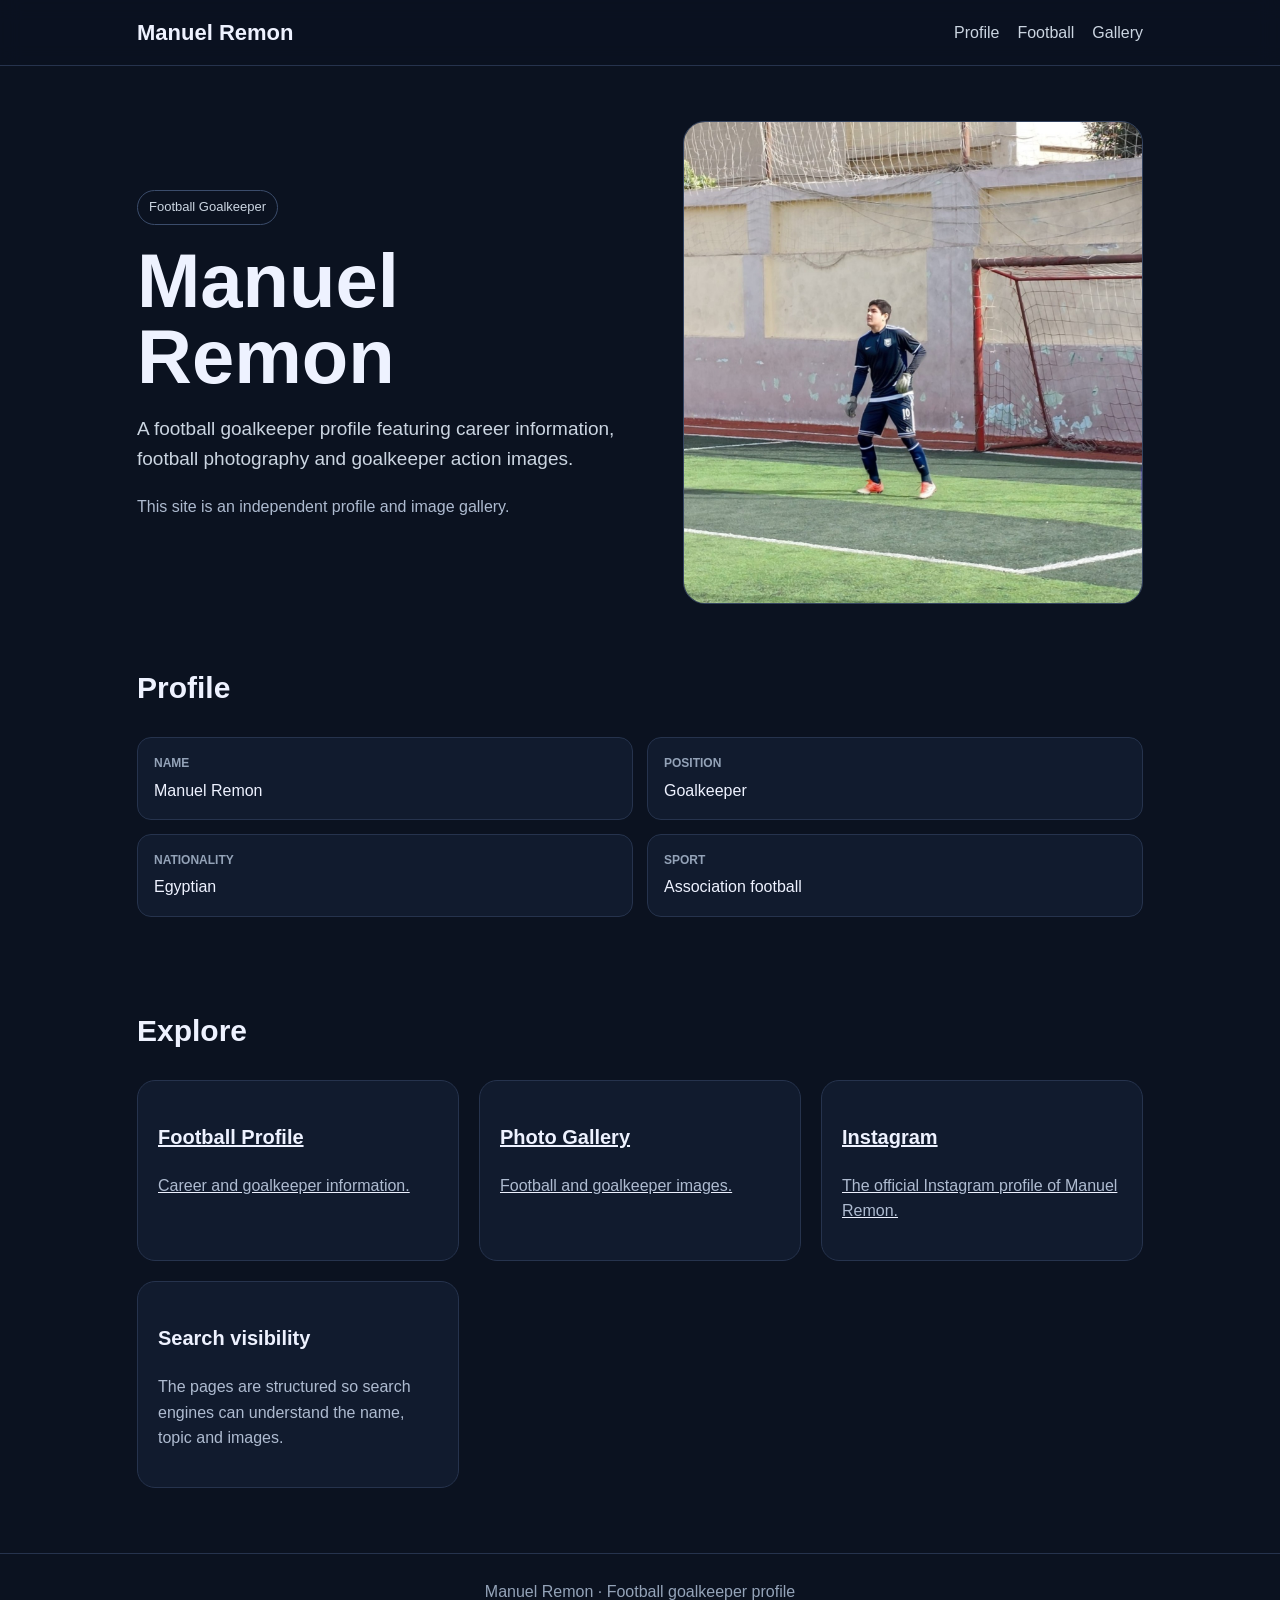
<file: index.html>
<!doctype html>
<html lang="en">
<head>
<meta charset="utf-8">
<meta name="viewport" content="width=device-width,initial-scale=1">
<title>Manuel Remon | Egyptian Football Goalkeeper</title>
<meta name="description" content="Manuel Remon is an Egyptian football goalkeeper. Explore his football profile, career information, achievements, and photographs.">
<link rel="canonical" href="index.html">
<meta property="og:type" content="website">
<meta property="og:title" content="Manuel Remon | Football Goalkeeper Profile">
<meta property="og:description" content="Manuel Remon football goalkeeper profile with football information and photographs.">
<meta property="og:image" content="assets/manuel-remon-goalkeeper.jpg">
<meta name="twitter:card" content="summary_large_image">
<link rel="stylesheet" href="style.css">
</head>
<body>
<nav class="nav"><div class="nav-inner"><a class="logo" href="index.html">Manuel Remon</a>
<div class="links"><a href="index.html">Profile</a><a href="football.html">Football</a><a href="gallery.html">Gallery</a></div></div></nav>

<main>
<section class="hero">
<div>
<span class="badge">Football Goalkeeper</span>
<h1>Manuel Remon</h1>
<p class="lead">A football goalkeeper profile featuring career information, football photography and goalkeeper action images.</p>
<p class="meta">This site is an independent profile and image gallery.</p>
</div>
<img class="hero-img" src="assets/manuel-remon-goalkeeper.jpg" alt="Manuel Remon playing as a football goalkeeper">
</section>
<section class="container">
<h2>Profile</h2>
<div class="facts">
<div class="fact"><b>Name</b>Manuel Remon</div>
<div class="fact"><b>Position</b>Goalkeeper</div>
<div class="fact"><b>Nationality</b>Egyptian</div>
<div class="fact"><b>Sport</b>Association football</div>
</div>
</section>
<section class="container">
<h2>Explore</h2>
<div class="grid">
<a class="card" href="football.html"><h3>Football Profile</h3><p class="meta">Career and goalkeeper information.</p></a>
<a class="card" href="gallery.html"><h3>Photo Gallery</h3><p class="meta">Football and goalkeeper images.</p></a>
 <a
class="card"
href="https://www.instagram.com/manuel.remon.1/"
target="_blank"
rel="noopener"
>
<h3>Instagram</h3>
<p class="meta">The official Instagram profile of Manuel Remon.</p>
 </a>
<div class="card"><h3>Search visibility</h3><p class="meta">The pages are structured so search engines can understand the name, topic and images.</p></div>
</div>
</section>
</main>
<script type="application/ld+json">
{
 "@context":"https://schema.org",
 "@type":"Person",
 "name":"Manuel Remon",
 "alternateName":[
   "Mano Remon",
   "Mano",
   "Mano Goalkeeper",
   "Mano Remon Goalkeeper",
   "Manuel Remon Goalkeeper",
   "Manuel Remon Footballer",
   "مانويل ريمون",
   "مانو ريمون",
   "مانو",
   "مانو حارس مرمى",
   "مانو ريمون حارس مرمى",
   "مانو ريمون لاعب كرة قدم",
   "مانويل ريمون حارس مرمى",
   "مانويل ريمون لاعب كرة قدم"
 ],
 "jobTitle":"Football goalkeeper",
 "nationality":"Egyptian",
 "image":"https://footballwiki.github.io/manuel-remon/assets/manuel-remon-goalkeeper.jpg",
 "url":"https://footballwiki.github.io/manuel-remon/",
 "sameAs":[
   "https://www.instagram.com/manuel.remon.1/"
 ]
}
 </script>
<footer>Manuel Remon · Football goalkeeper profile</footer>
</body></html>
</file>
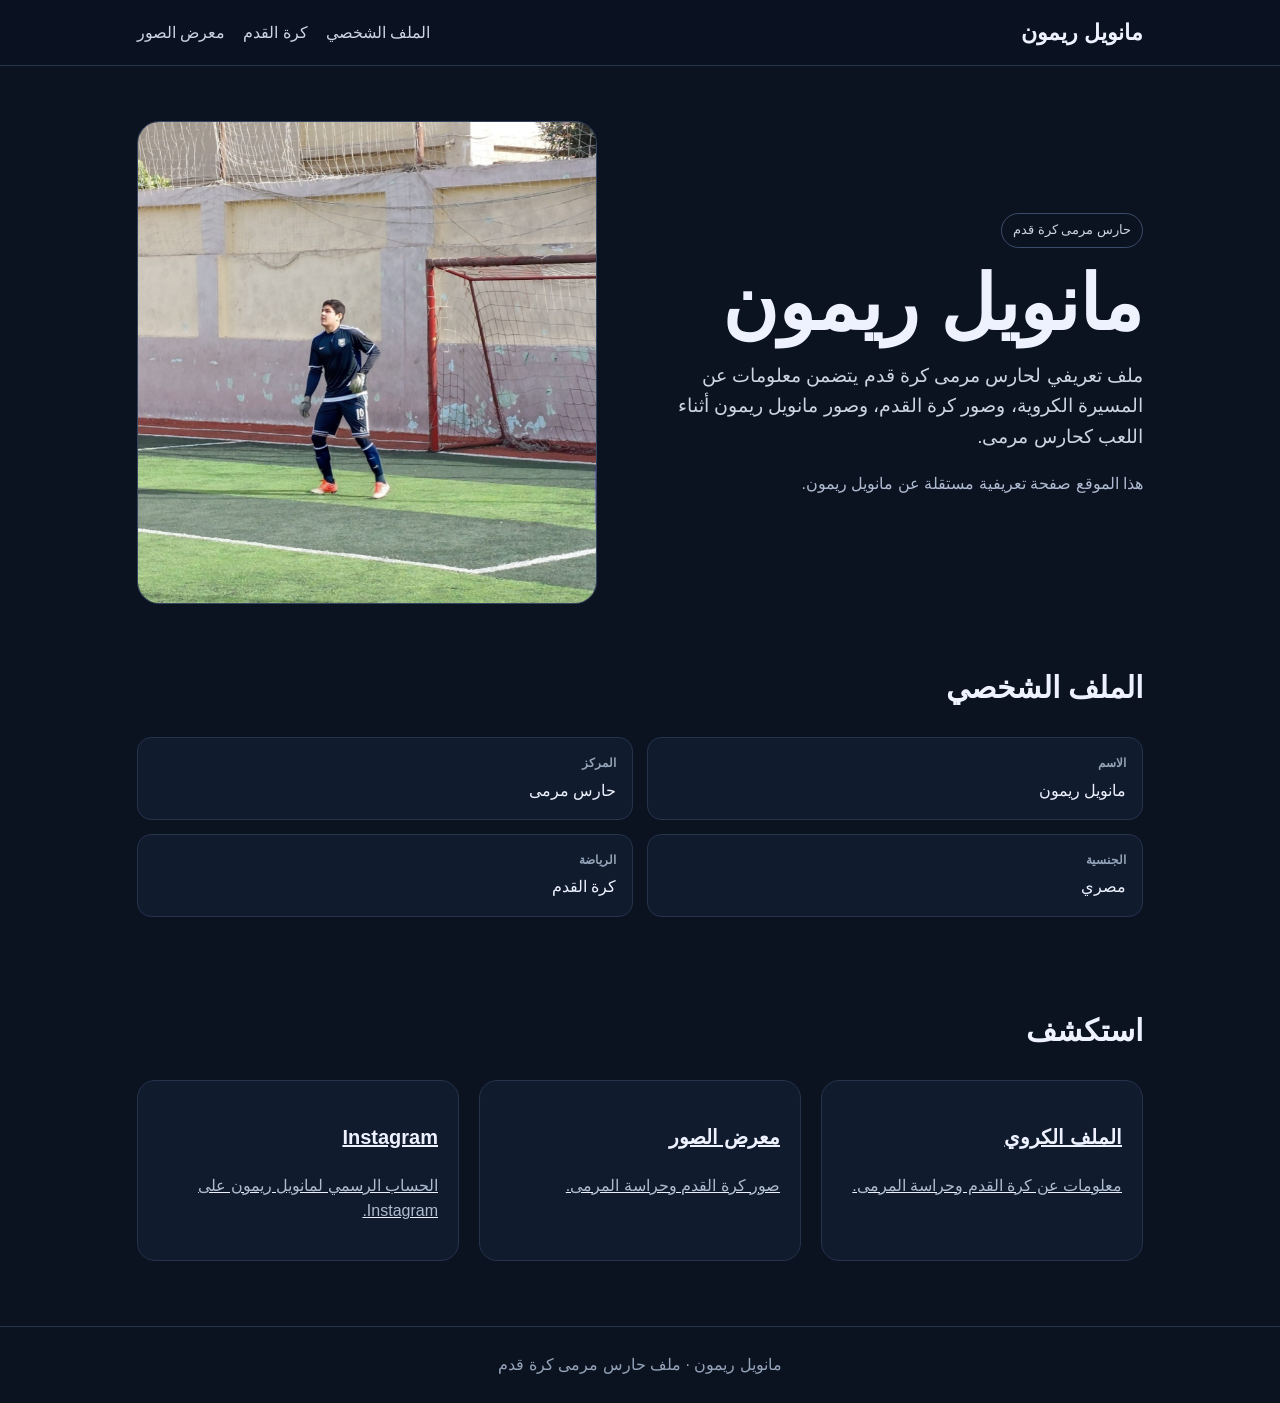
<file: ar/index.html>
<!doctype html>
<html lang="ar" dir="rtl">
<head>
<meta charset="utf-8">
<meta name="viewport" content="width=device-width,initial-scale=1">

<title>مانويل ريمون | حارس مرمى كرة قدم مصري</title>

<meta name="description" content="مانويل ريمون حارس مرمى كرة قدم مصري. تعرف على ملفه الكروي، مسيرته، معلوماته وصوره.">

<link rel="canonical" href="https://footballwiki.github.io/manuel-remon/ar/">

<link rel="alternate" hreflang="en" href="https://footballwiki.github.io/manuel-remon/">
<link rel="alternate" hreflang="ar" href="https://footballwiki.github.io/manuel-remon/ar/">
<link rel="alternate" hreflang="x-default" href="https://footballwiki.github.io/manuel-remon/">

<meta property="og:type" content="profile">
<meta property="og:title" content="مانويل ريمون | حارس مرمى كرة قدم مصري">
<meta property="og:description" content="ملف مانويل ريمون، حارس مرمى كرة قدم مصري، مع معلومات كروية وصور.">
<meta property="og:image" content="https://footballwiki.github.io/manuel-remon/assets/manuel-remon-goalkeeper.jpg">
<meta property="og:url" content="https://footballwiki.github.io/manuel-remon/ar/">

<meta name="twitter:card" content="summary_large_image">

<link rel="stylesheet" href="../style.css">
</head>

<body>

<nav class="nav">
<div class="nav-inner">

<a class="logo" href="index.html">مانويل ريمون</a>

<div class="links">
<a href="index.html">الملف الشخصي</a>
<a href="../football.html">كرة القدم</a>
<a href="../gallery.html">معرض الصور</a>
</div>

</div>
</nav>

<main>

<section class="hero">

<div>

<span class="badge">حارس مرمى كرة قدم</span>

<h1>مانويل ريمون</h1>

<p class="lead">
ملف تعريفي لحارس مرمى كرة قدم يتضمن معلومات عن المسيرة الكروية،
وصور كرة القدم، وصور مانويل ريمون أثناء اللعب كحارس مرمى.
</p>

<p class="meta">
هذا الموقع صفحة تعريفية مستقلة عن مانويل ريمون.
</p>

</div>

<img
class="hero-img"
src="../assets/manuel-remon-goalkeeper.jpg"
alt="مانويل ريمون أثناء اللعب كحارس مرمى كرة قدم"
>

</section>


<section class="container">

<h2>الملف الشخصي</h2>

<div class="facts">

<div class="fact">
<b>الاسم</b>
مانويل ريمون
</div>

<div class="fact">
<b>المركز</b>
حارس مرمى
</div>

<div class="fact">
<b>الجنسية</b>
مصري
</div>

<div class="fact">
<b>الرياضة</b>
كرة القدم
</div>

</div>

</section>


<section class="container">

<h2>استكشف</h2>

<div class="grid">

<a class="card" href="../football.html">
<h3>الملف الكروي</h3>
<p class="meta">معلومات عن كرة القدم وحراسة المرمى.</p>
</a>

<a class="card" href="../gallery.html">
<h3>معرض الصور</h3>
<p class="meta">صور كرة القدم وحراسة المرمى.</p>
</a>

<a
class="card"
href="https://www.instagram.com/manuel.remon.1/"
target="_blank"
rel="noopener"
>
<h3>Instagram</h3>
<p class="meta">الحساب الرسمي لمانويل ريمون على Instagram.</p>
</a>

</div>

</section>

</main>


<script type="application/ld+json">
{
  "@context": "https://schema.org",
  "@type": "ProfilePage",
  "name": "مانويل ريمون",
  "url": "https://footballwiki.github.io/manuel-remon/ar/",
  "inLanguage": "ar",
  "mainEntity": {
    "@type": "Person",
    "name": "Manuel Remon",
    "alternateName": [
      "مانويل ريمون",
      "مانو ريمون",
      "مانو",
      "مانو حارس مرمى",
      "مانو ريمون حارس مرمى",
      "مانو ريمون لاعب كرة قدم",
      "مانويل ريمون حارس مرمى",
      "مانويل ريمون لاعب كرة قدم",
      "Mano Remon",
      "Mano",
      "Mano Goalkeeper",
      "Mano Remon Goalkeeper",
      "Manuel Remon Goalkeeper",
      "Manuel Remon Footballer"
    ],
    "jobTitle": "Football goalkeeper",
    "nationality": "Egyptian",
    "image": "https://footballwiki.github.io/manuel-remon/assets/manuel-remon-goalkeeper.jpg",
    "url": "https://footballwiki.github.io/manuel-remon/",
    "sameAs": [
      "https://www.instagram.com/manuel.remon.1/"
    ]
  }
}
</script>


<footer>
مانويل ريمون · ملف حارس مرمى كرة قدم
</footer>

</body>
    </html>
</file>
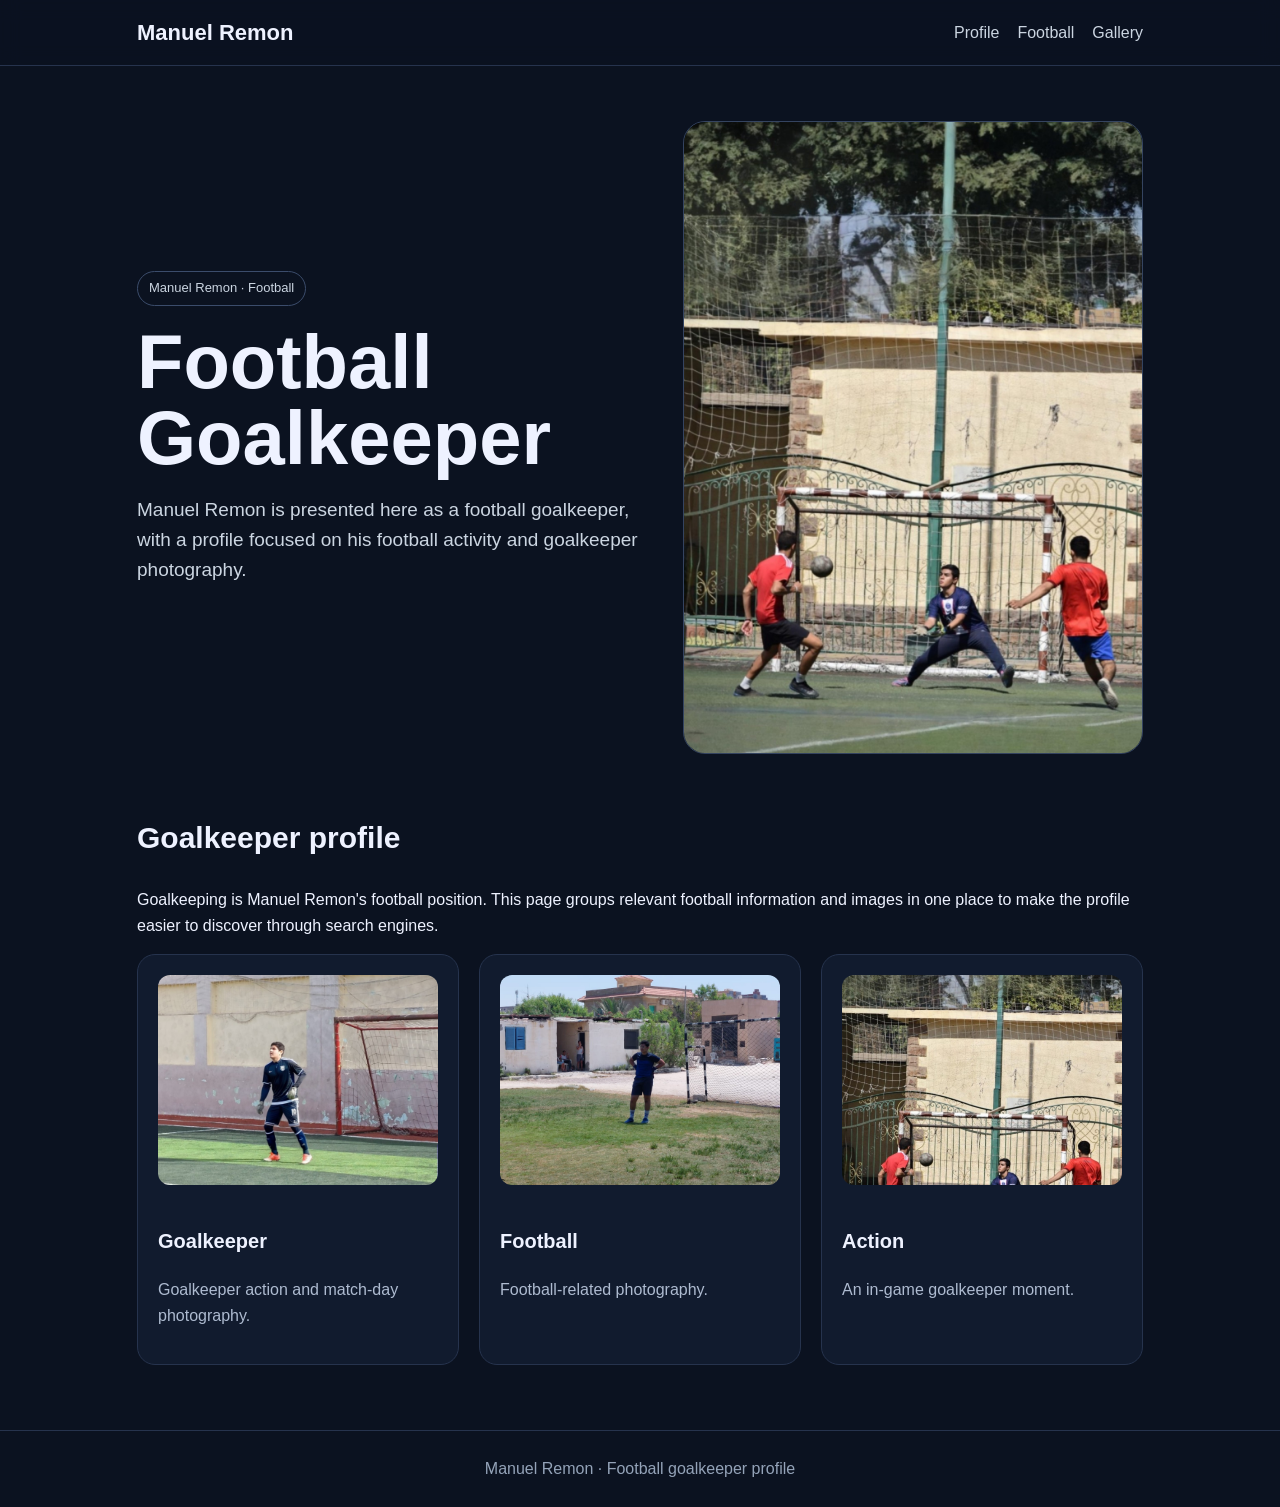
<file: football.html>
<!doctype html>
<html lang="en">
<head>
<meta charset="utf-8">
<meta name="viewport" content="width=device-width,initial-scale=1">
<title>Manuel Remon Football | Goalkeeper Profile</title>
<meta name="description" content="Manuel Remon football profile featuring goalkeeper information and football photographs.">
<link rel="canonical" href="football.html">
<meta property="og:type" content="website">
<meta property="og:title" content="Manuel Remon Football | Goalkeeper Profile">
<meta property="og:description" content="Manuel Remon football profile featuring goalkeeper information and football photographs.">
<meta property="og:image" content="assets/manuel-remon-goalkeeper.jpg">
<meta name="twitter:card" content="summary_large_image">
<link rel="stylesheet" href="style.css">
</head>
<body>
<nav class="nav"><div class="nav-inner"><a class="logo" href="index.html">Manuel Remon</a>
<div class="links"><a href="index.html">Profile</a><a href="football.html">Football</a><a href="gallery.html">Gallery</a></div></div></nav>

<main>
<section class="hero">
<div>
<span class="badge">Manuel Remon · Football</span>
<h1>Football Goalkeeper</h1>
<p class="lead">Manuel Remon is presented here as a football goalkeeper, with a profile focused on his football activity and goalkeeper photography.</p>
</div>
<img class="hero-img" src="assets/manuel-remon-goalkeeper-save.jpg" alt="Manuel Remon making a goalkeeper save during a football match">
</section>
<section class="container">
<h2>Goalkeeper profile</h2>
<p>Goalkeeping is Manuel Remon's football position. This page groups relevant football information and images in one place to make the profile easier to discover through search engines.</p>
<div class="grid">
<div class="card"><img src="assets/manuel-remon-goalkeeper.jpg" alt="Manuel Remon in goalkeeper kit on a football pitch"><h3>Goalkeeper</h3><p class="meta">Goalkeeper action and match-day photography.</p></div>
<div class="card"><img src="assets/manuel-remon-football.jpg" alt="Manuel Remon standing on a football pitch"><h3>Football</h3><p class="meta">Football-related photography.</p></div>
<div class="card"><img src="assets/manuel-remon-goalkeeper-save.jpg" alt="Manuel Remon defending the goal during football"><h3>Action</h3><p class="meta">An in-game goalkeeper moment.</p></div>
</div>
</section>
</main>
<script type="application/ld+json">
{
 "@context":"https://schema.org",
 "@type":"Person",
 "name":"Manuel Remon",
 "jobTitle":"Football goalkeeper",
 "nationality":"Egyptian",
 "image":["assets/manuel-remon-goalkeeper.jpg","assets/manuel-remon-football.jpg","assets/manuel-remon-goalkeeper-save.jpg"],
 "url":"football.html"
}
</script>

<footer>Manuel Remon · Football goalkeeper profile</footer>
</body></html>
</file>
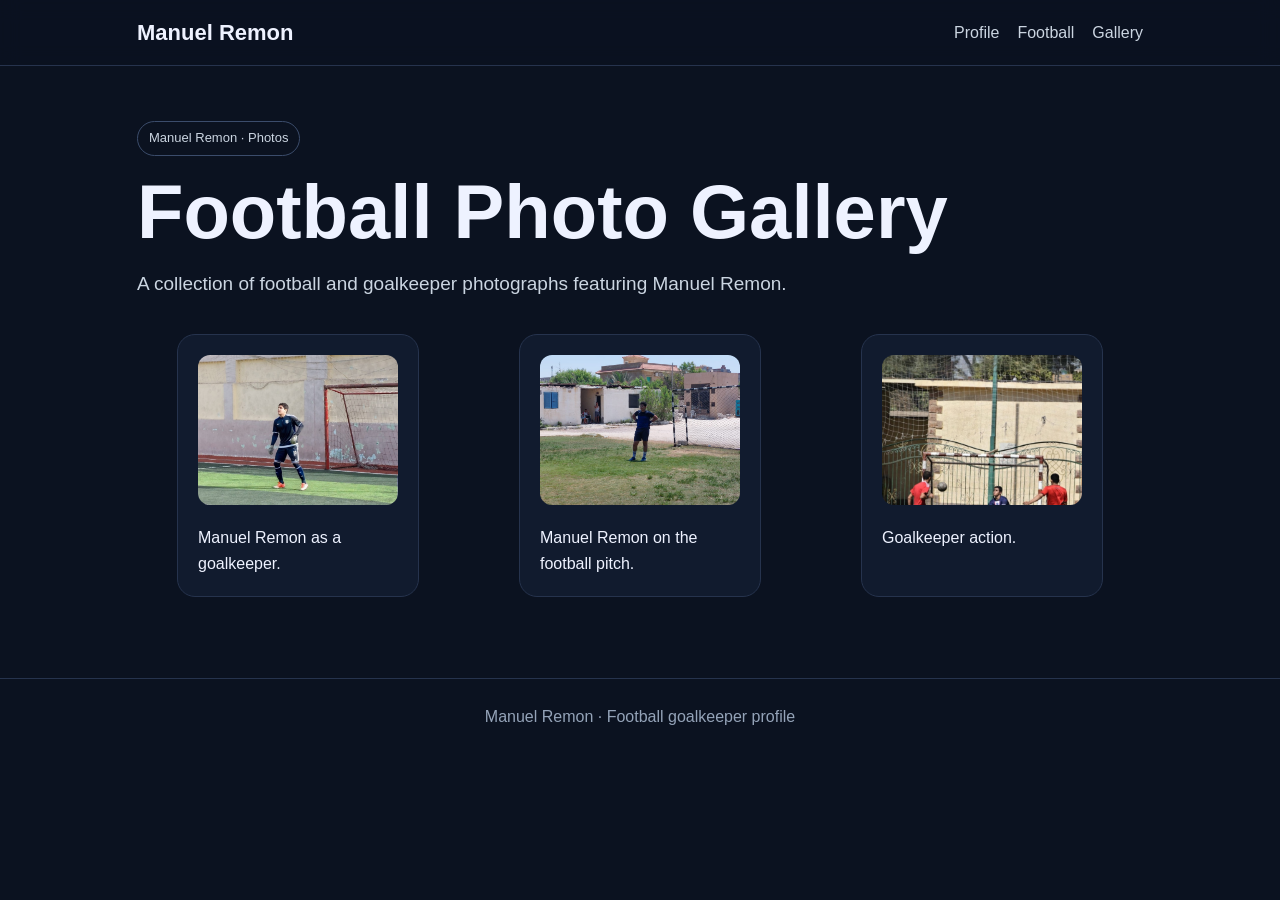
<file: gallery.html>
<!doctype html>
<html lang="en">
<head>
<meta charset="utf-8">
<meta name="viewport" content="width=device-width,initial-scale=1">
<title>Manuel Remon Photos | Football Goalkeeper Gallery</title>
<meta name="description" content="Football and goalkeeper photo gallery featuring Manuel Remon.">
<link rel="canonical" href="gallery.html">
<meta property="og:type" content="website">
<meta property="og:title" content="Manuel Remon Photos | Football Goalkeeper Gallery">
<meta property="og:description" content="Football and goalkeeper photo gallery featuring Manuel Remon.">
<meta property="og:image" content="assets/manuel-remon-goalkeeper.jpg">
<meta name="twitter:card" content="summary_large_image">
<link rel="stylesheet" href="style.css">
</head>
<body>
<nav class="nav"><div class="nav-inner"><a class="logo" href="index.html">Manuel Remon</a>
<div class="links"><a href="index.html">Profile</a><a href="football.html">Football</a><a href="gallery.html">Gallery</a></div></div></nav>

<main>
<section class="container" style="padding-top:55px">
<span class="badge">Manuel Remon · Photos</span>
<h1>Football Photo Gallery</h1>
<p class="lead">A collection of football and goalkeeper photographs featuring Manuel Remon.</p>
<div class="grid">
<figure class="card"><img src="assets/manuel-remon-goalkeeper.jpg" alt="Manuel Remon goalkeeper in navy football kit"><figcaption>Manuel Remon as a goalkeeper.</figcaption></figure>
<figure class="card"><img src="assets/manuel-remon-football.jpg" alt="Manuel Remon on a football field"><figcaption>Manuel Remon on the football pitch.</figcaption></figure>
<figure class="card"><img src="assets/manuel-remon-goalkeeper-save.jpg" alt="Manuel Remon goalkeeper action save"><figcaption>Goalkeeper action.</figcaption></figure>
</div>
</section>
</main>

<footer>Manuel Remon · Football goalkeeper profile</footer>
</body></html>
</file>
<file: style.css>
*{box-sizing:border-box}body{margin:0;font-family:Arial,Helvetica,sans-serif;background:#0b1220;color:#eef2ff;line-height:1.6}
a{color:inherit}.nav{position:sticky;top:0;background:rgba(11,18,32,.94);backdrop-filter:blur(10px);border-bottom:1px solid #26334d;z-index:5}
.nav-inner{max-width:1050px;margin:auto;padding:15px 22px;display:flex;justify-content:space-between;align-items:center;gap:20px}
.logo{font-size:22px;font-weight:800;text-decoration:none}.links{display:flex;gap:18px;flex-wrap:wrap}.links a{text-decoration:none;color:#cbd5e1}.links a:hover{color:#fff}
.hero{max-width:1050px;margin:55px auto 35px;padding:0 22px;display:grid;grid-template-columns:1.05fr .95fr;gap:38px;align-items:center}
.badge{display:inline-block;padding:6px 11px;border:1px solid #3b4c6b;border-radius:999px;color:#cbd5e1;font-size:13px}
h1{font-size:clamp(42px,7vw,76px);line-height:1;margin:18px 0 15px}h2{font-size:30px;margin-top:0}h3{font-size:20px}
.lead{font-size:19px;color:#cbd5e1;max-width:650px}.hero-img{width:100%;border-radius:22px;border:1px solid #34435f;display:block}
.container{max-width:1050px;margin:auto;padding:25px 22px 65px}.grid{display:grid;grid-template-columns:repeat(3,1fr);gap:20px}
.card{background:#111b2e;border:1px solid #26334d;border-radius:18px;padding:20px}.card img{width:100%;aspect-ratio:4/3;object-fit:cover;border-radius:12px;margin-bottom:12px}
.meta{color:#aebbd0}.facts{display:grid;grid-template-columns:repeat(2,1fr);gap:14px}.fact{padding:16px;background:#111b2e;border:1px solid #26334d;border-radius:14px}.fact b{display:block;color:#94a3b8;font-size:12px;text-transform:uppercase;margin-bottom:4px}
footer{border-top:1px solid #26334d;color:#94a3b8;padding:25px 22px;text-align:center}
@media(max-width:760px){.hero{grid-template-columns:1fr;margin-top:30px}.grid{grid-template-columns:1fr}.facts{grid-template-columns:1fr}.links{gap:10px;font-size:14px}}
</file>
